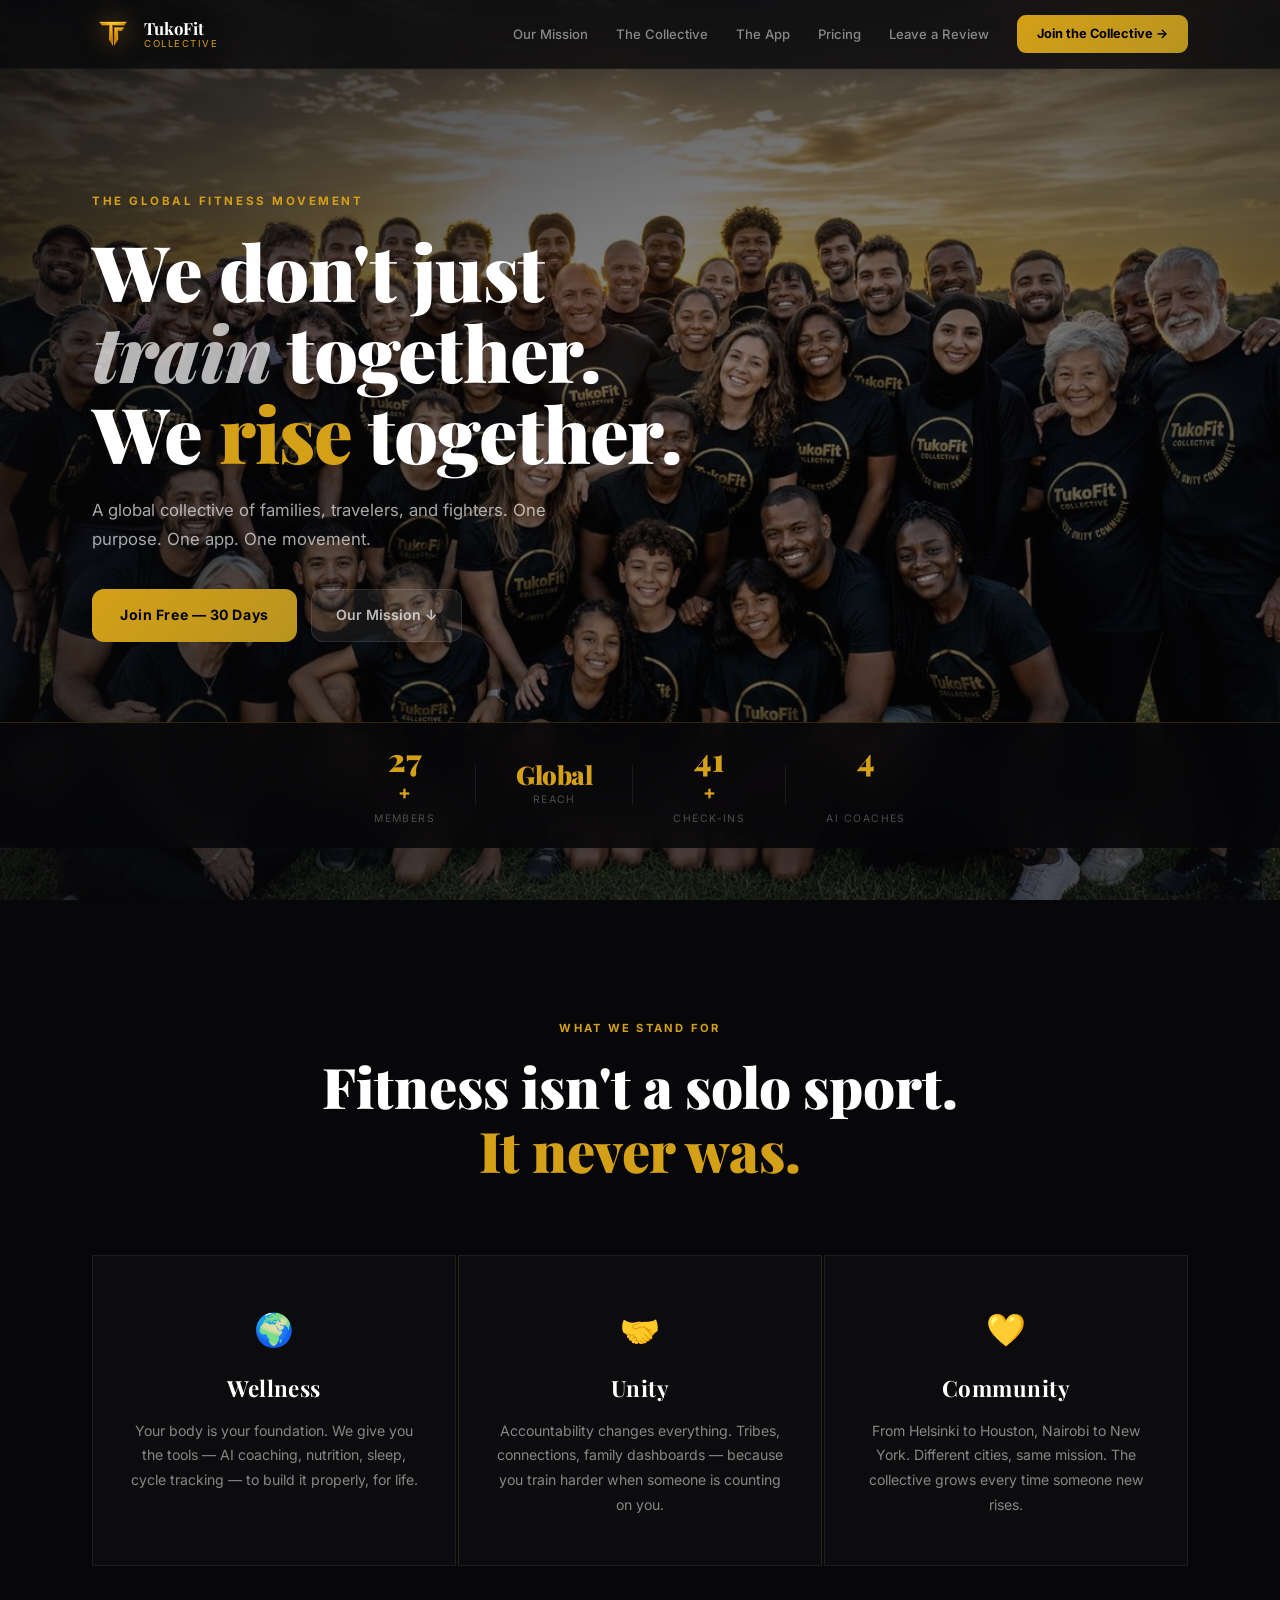
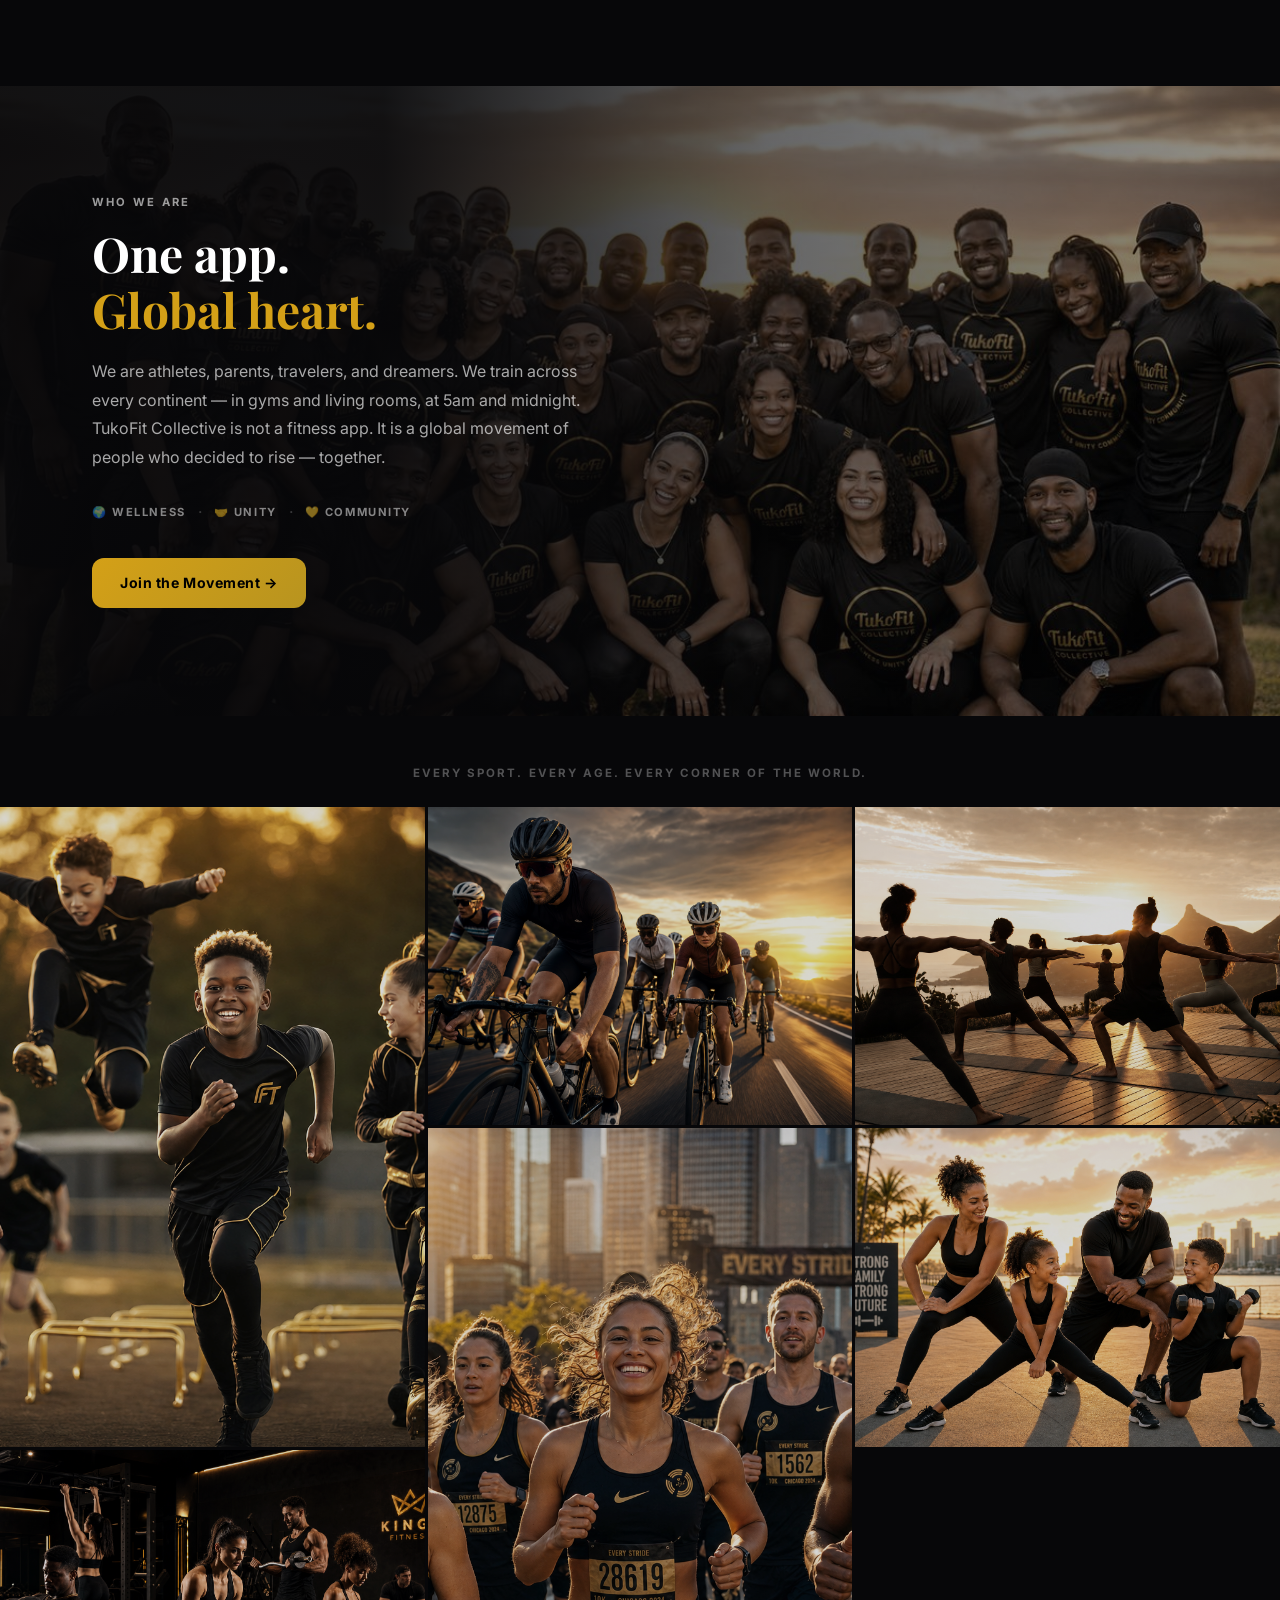
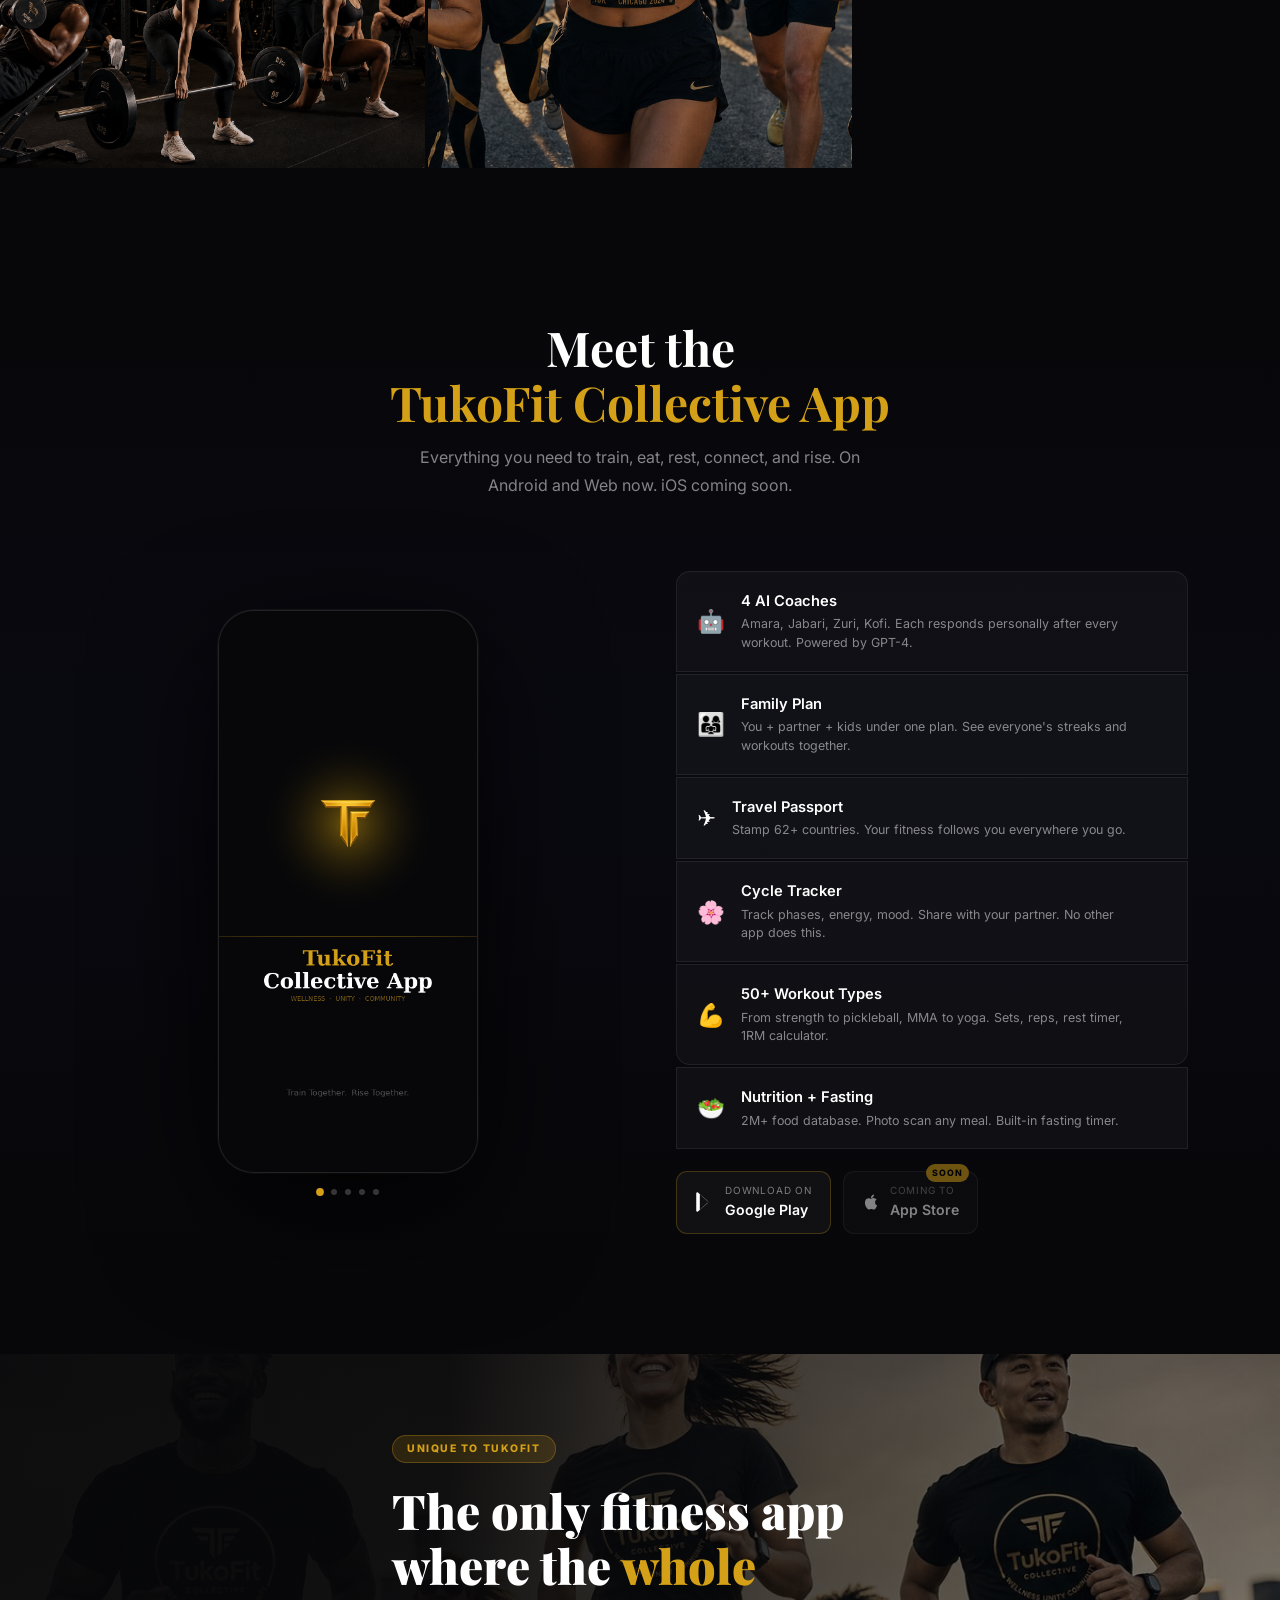
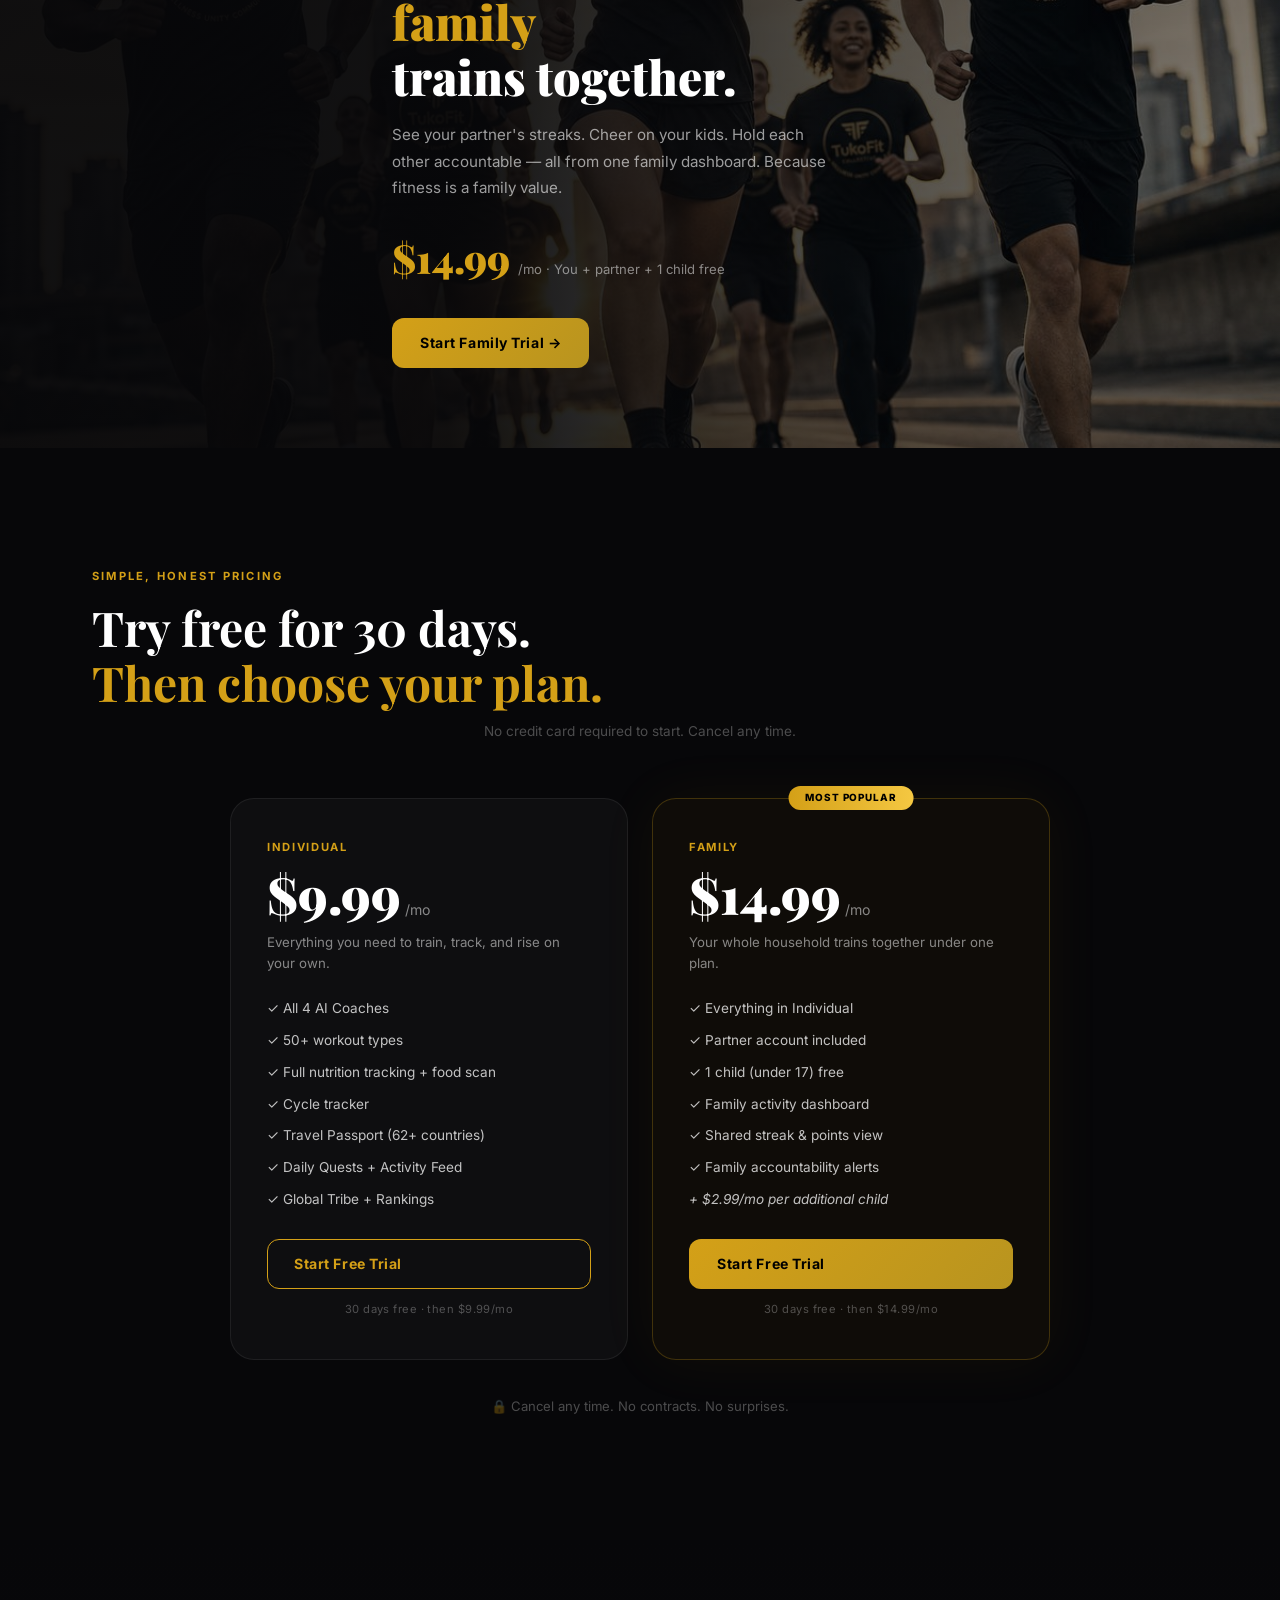
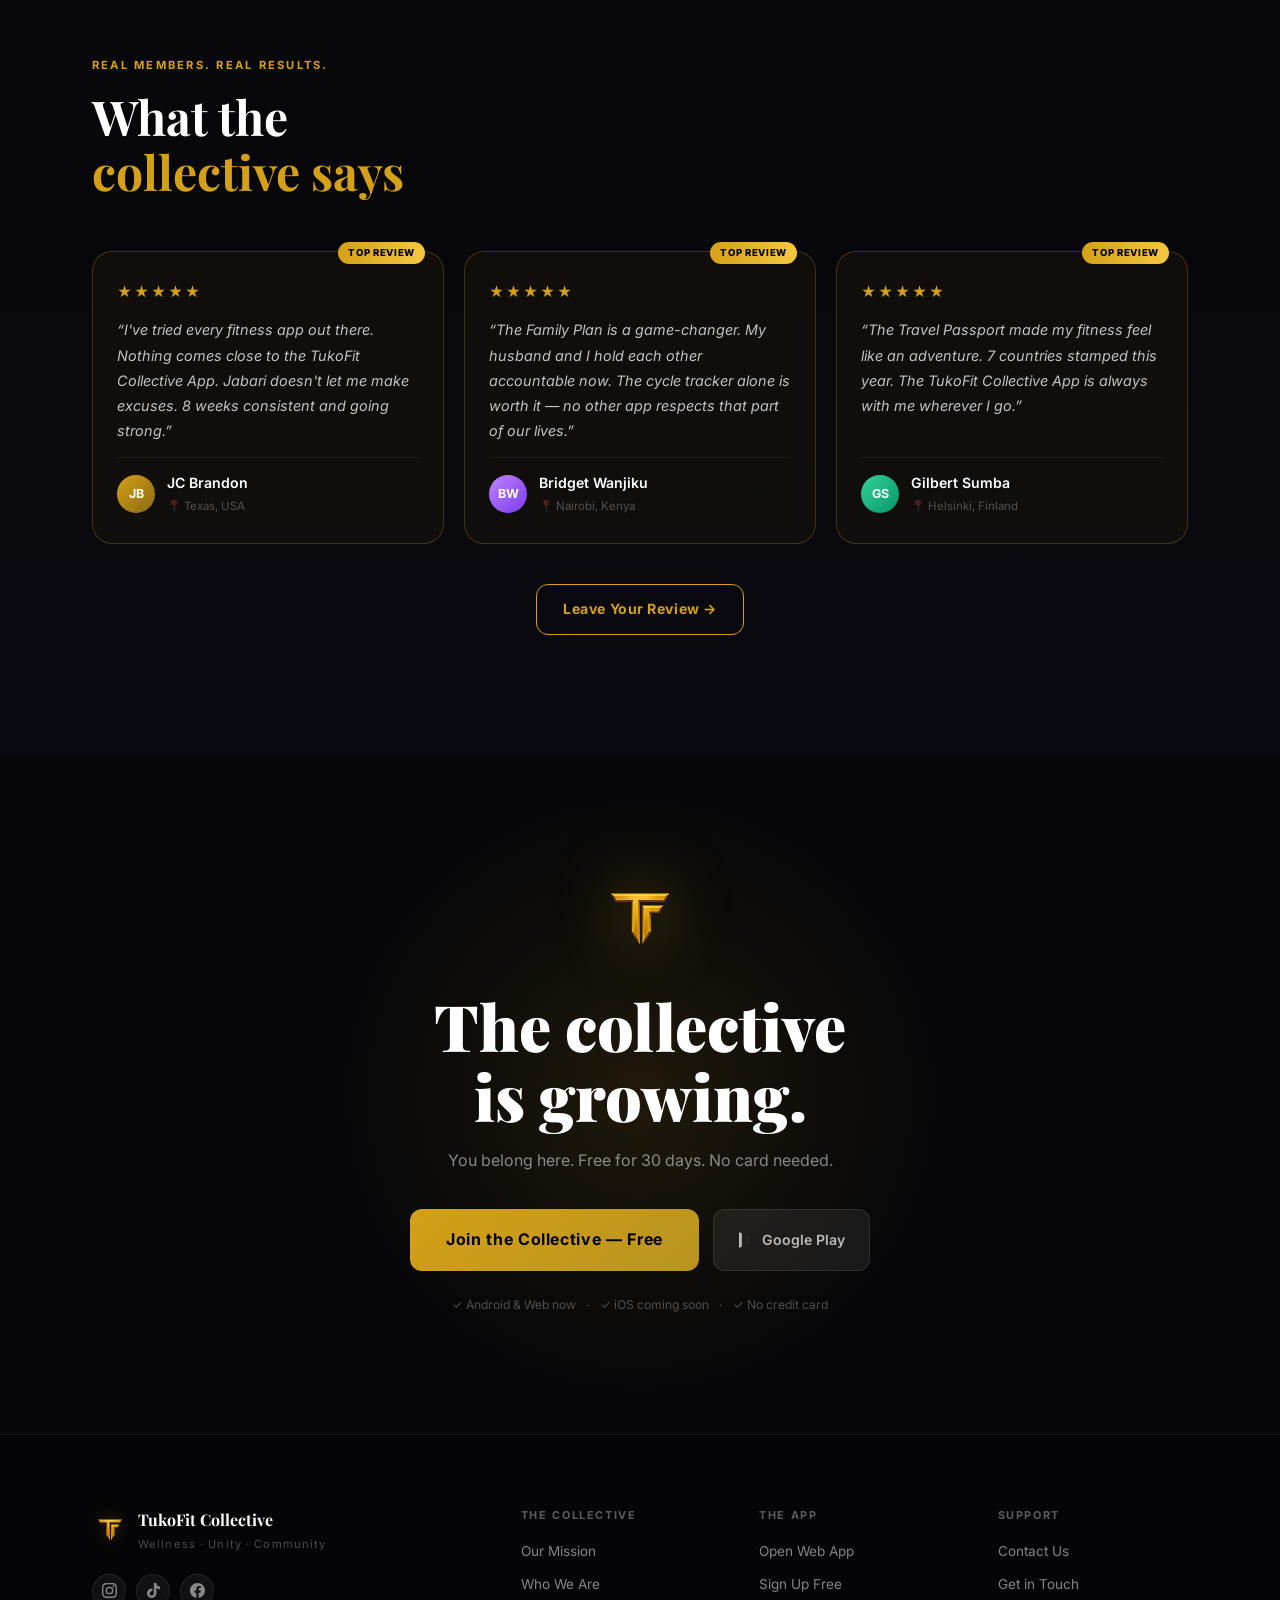
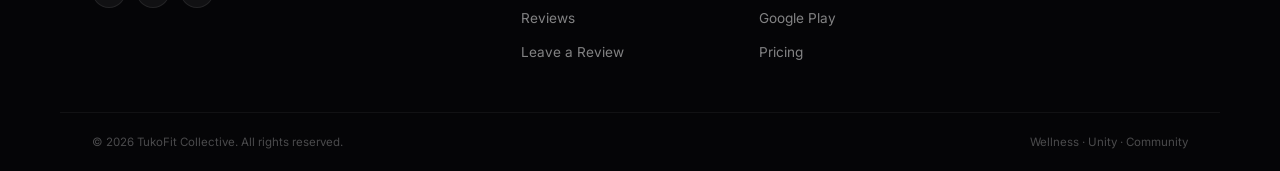
<file: index.html>
<!DOCTYPE html>
<html lang="en">
<head>
  <meta charset="UTF-8"/>
  <meta name="viewport" content="width=device-width, initial-scale=1.0"/>
  <title>TukoFit Collective — Train Together. Rise Together.</title>
  <meta name="description" content="TukoFit Collective is a global fitness movement built on wellness, unity, and community. AI coaching, family plans, travel passport, and more."/>
  <meta property="og:title" content="TukoFit Collective"/>
  <meta property="og:description" content="A global fitness movement. Train together. Rise together."/>
  <meta property="og:image" content="https://tukofit.com/hero-global.jpg"/>
  <link rel="icon" type="image/png" href="tf-symbol-hq.png"/>
  <link rel="preconnect" href="https://fonts.googleapis.com"/>
  <link rel="preconnect" href="https://fonts.gstatic.com" crossorigin/>
  <link href="https://fonts.googleapis.com/css2?family=Playfair+Display:ital,wght@0,700;0,900;1,700&family=Inter:wght@300;400;500;600&display=swap" rel="stylesheet"/>
  <link rel="stylesheet" href="style.css"/>
</head>
<body>

<!-- ═══ NAV ═══════════════════════════════════════════════════════════ -->
<nav class="nav" id="nav">
  <div class="nav-inner">
    <a href="/" class="nav-logo">
      <img src="tf-symbol-hq.png" alt="TukoFit" class="nav-logo-img"/>
      <div class="nav-logo-text">
        <span class="nav-name">TukoFit</span>
        <span class="nav-sub">Collective</span>
      </div>
    </a>
    <div class="nav-links">
      <a href="#manifesto">Our Mission</a>
      <a href="#collective">The Collective</a>
      <a href="#app">The App</a>
      <a href="#pricing">Pricing</a>
      <a href="https://app.tukofit.com/#review" target="_blank" rel="noopener">Leave a Review</a>
      <a href="https://app.tukofit.com" class="nav-cta" target="_blank" rel="noopener">Join the Collective →</a>
    </div>
    <button class="hamburger" id="hamburger" aria-label="Menu" aria-expanded="false">
      <span></span><span></span><span></span>
    </button>
  </div>
  <div class="nav-mobile" id="nav-mobile">
    <a href="#manifesto">Our Mission</a>
    <a href="#collective">The Collective</a>
    <a href="#app">The App</a>
    <a href="#pricing">Pricing</a>
    <a href="https://app.tukofit.com/#review" target="_blank" rel="noopener">Leave a Review</a>
    <a href="https://app.tukofit.com" class="nav-cta-mobile" target="_blank" rel="noopener">Join the Collective →</a>
  </div>
</nav>

<!-- ═══ HERO ══════════════════════════════════════════════════════════ -->
<section class="hero">
  <div class="hero-bg">
    <img src="hero-global.jpg" alt="" class="hero-photo" aria-hidden="true"/>
    <div class="hero-overlay"></div>
    <div class="hero-vignette"></div>
  </div>
  <div class="hero-inner">
    <div class="hero-content">
      <div class="hero-eyebrow">The Global Fitness Movement</div>
      <h1 class="hero-title">
        We don't just<br/>
        <em>train</em> together.<br/>
        We <span class="gold">rise</span> together.
      </h1>
      <p class="hero-body">A global collective of families, travelers, and fighters. One purpose. One app. One movement.</p>
      <div class="hero-actions">
        <a href="https://app.tukofit.com/#signup" class="btn-gold" target="_blank" rel="noopener">Join Free — 30 Days</a>
        <a href="#manifesto" class="btn-ghost">Our Mission ↓</a>
      </div>
    </div>
  </div>
  <div class="hero-stats-bar">
    <div class="stat-item">
      <span class="stat-num" data-target="27">0</span><span class="stat-plus">+</span>
      <span class="stat-label">Members</span>
    </div>
    <div class="stat-sep"></div>
    <div class="stat-item">
      <span class="stat-num" style="font-size:1.6rem;letter-spacing:-0.02em">Global</span>
      <span class="stat-label">Reach</span>
    </div>
    <div class="stat-sep"></div>
    <div class="stat-item">
      <span class="stat-num" data-target="41">0</span><span class="stat-plus">+</span>
      <span class="stat-label">Check-ins</span>
    </div>
    <div class="stat-sep"></div>
    <div class="stat-item">
      <span class="stat-num" data-target="4">0</span><span class="stat-plus">&nbsp;</span>
      <span class="stat-label">AI Coaches</span>
    </div>
  </div>
</section>

<!-- ═══ MANIFESTO ═════════════════════════════════════════════════════ -->
<section class="manifesto" id="manifesto">
  <div class="manifesto-inner">
    <div class="manifesto-label">What we stand for</div>
    <h2 class="manifesto-title">Fitness isn't a solo sport.<br/><span class="gold">It never was.</span></h2>
    <div class="pillars">
      <div class="pillar">
        <div class="pillar-icon">🌍</div>
        <div class="pillar-word">Wellness</div>
        <p class="pillar-desc">Your body is your foundation. We give you the tools — AI coaching, nutrition, sleep, cycle tracking — to build it properly, for life.</p>
      </div>
      <div class="pillar pillar-center">
        <div class="pillar-icon">🤝</div>
        <div class="pillar-word">Unity</div>
        <p class="pillar-desc">Accountability changes everything. Tribes, connections, family dashboards — because you train harder when someone is counting on you.</p>
      </div>
      <div class="pillar">
        <div class="pillar-icon">💛</div>
        <div class="pillar-word">Community</div>
        <p class="pillar-desc">From Helsinki to Houston, Nairobi to New York. Different cities, same mission. The collective grows every time someone new rises.</p>
      </div>
    </div>
  </div>
</section>

<!-- ═══ COLLECTIVE (WHO WE ARE) ═══════════════════════════════════════ -->
<section class="collective" id="collective">
  <div class="collective-bg">
    <img src="hero-community.jpg" alt="TukoFit Collective" class="collective-photo"/>
    <div class="collective-overlay"></div>
  </div>
  <div class="collective-inner">
    <div class="collective-text">
      <div class="section-label light">Who we are</div>
      <h2 class="section-title light">One app.<br/><span class="gold">Global heart.</span></h2>
      <p class="collective-desc">We are athletes, parents, travelers, and dreamers. We train across every continent — in gyms and living rooms, at 5am and midnight. TukoFit Collective is not a fitness app. It is a global movement of people who decided to rise — together.</p>
      <div class="values-row">
        <div class="value-chip">🌍 WELLNESS</div>
        <div class="value-dot">·</div>
        <div class="value-chip">🤝 UNITY</div>
        <div class="value-dot">·</div>
        <div class="value-chip">💛 COMMUNITY</div>
      </div>
      <a href="https://app.tukofit.com/#signup" class="btn-gold" target="_blank" rel="noopener" style="display:inline-block;margin-top:32px;">Join the Movement →</a>
    </div>
  </div>
</section>

<!-- ═══ THE APP ════════════════════════════════════════════════════════ -->
<!-- ═══ GALLERY ════════════════════════════════════════════════════════ -->
<section class="gallery">
  <div class="gallery-label">Every sport. Every age. Every corner of the world.</div>
  <div class="gallery-grid">
    <div class="gallery-item gallery-tall">
      <img src="gallery-kids.png" alt="Kids fitness" loading="lazy"/>
      <div class="gallery-caption">Next Generation</div>
    </div>
    <div class="gallery-item">
      <img src="gallery-cycling.png" alt="Cycling" loading="lazy"/>
      <div class="gallery-caption">Road Cycling</div>
    </div>
    <div class="gallery-item">
      <img src="gallery-yoga.png" alt="Yoga" loading="lazy"/>
      <div class="gallery-caption">Wellness &amp; Yoga</div>
    </div>
    <div class="gallery-item gallery-tall">
      <img src="gallery-running.png" alt="Running" loading="lazy"/>
      <div class="gallery-caption">Global Runners</div>
    </div>
    <div class="gallery-item">
      <img src="gallery-family.png" alt="Family fitness" loading="lazy"/>
      <div class="gallery-caption">Family Strong</div>
    </div>
    <div class="gallery-item">
      <img src="gallery-strength.png" alt="Strength" loading="lazy"/>
      <div class="gallery-caption">Strength</div>
    </div>
  </div>
</section>

<section class="app-section" id="app">
  <div class="section-inner">
    <div class="app-header">
      <div class="section-label">Your training OS</div>
      <h2 class="section-title">Meet the<br/><span class="gold">TukoFit Collective App</span></h2>
      <p class="app-subtitle">Everything you need to train, eat, rest, connect, and rise. On Android and Web now. iOS coming soon.</p>
    </div>
    <div class="app-layout">
      <!-- Phone carousel -->
      <div class="app-phone-wrap">
        <div class="app-phone">
          <div class="phone-screen">
            <img src="screenshot_01_hero.png" alt="TukoFit App" class="phone-img" id="phone-img"/>
          </div>
          <div class="phone-dots" id="phone-dots">
            <button class="dot active" data-img="screenshot_01_hero.png"></button>
            <button class="dot" data-img="screenshot_03_coaches.png"></button>
            <button class="dot" data-img="screenshot_05_quests.png"></button>
            <button class="dot" data-img="screenshot_07_passport.png"></button>
            <button class="dot" data-img="screenshot_08_family.png"></button>
          </div>
        </div>
      </div>
      <!-- Feature list -->
      <div class="app-features">
        <div class="app-feature" data-modal="ai-coaches">
          <div class="af-icon">🤖</div>
          <div class="af-text">
            <div class="af-title">4 AI Coaches</div>
            <div class="af-desc">Amara, Jabari, Zuri, Kofi. Each responds personally after every workout. Powered by GPT-4.</div>
          </div>
          <span class="af-arrow">→</span>
        </div>
        <div class="app-feature" data-modal="family">
          <div class="af-icon">👨‍👩‍👧</div>
          <div class="af-text">
            <div class="af-title">Family Plan</div>
            <div class="af-desc">You + partner + kids under one plan. See everyone's streaks and workouts together.</div>
          </div>
          <span class="af-arrow">→</span>
        </div>
        <div class="app-feature" data-modal="passport">
          <div class="af-icon">✈️</div>
          <div class="af-text">
            <div class="af-title">Travel Passport</div>
            <div class="af-desc">Stamp 62+ countries. Your fitness follows you everywhere you go.</div>
          </div>
          <span class="af-arrow">→</span>
        </div>
        <div class="app-feature" data-modal="cycle">
          <div class="af-icon">🌸</div>
          <div class="af-text">
            <div class="af-title">Cycle Tracker</div>
            <div class="af-desc">Track phases, energy, mood. Share with your partner. No other app does this.</div>
          </div>
          <span class="af-arrow">→</span>
        </div>
        <div class="app-feature" data-modal="workouts">
          <div class="af-icon">💪</div>
          <div class="af-text">
            <div class="af-title">50+ Workout Types</div>
            <div class="af-desc">From strength to pickleball, MMA to yoga. Sets, reps, rest timer, 1RM calculator.</div>
          </div>
          <span class="af-arrow">→</span>
        </div>
        <div class="app-feature" data-modal="nutrition">
          <div class="af-icon">🥗</div>
          <div class="af-text">
            <div class="af-title">Nutrition + Fasting</div>
            <div class="af-desc">2M+ food database. Photo scan any meal. Built-in fasting timer.</div>
          </div>
          <span class="af-arrow">→</span>
        </div>
        <!-- Download badges -->
        <div class="app-badges">
          <a href="https://play.google.com/store/apps/details?id=com.tukofit.collective" class="badge-link badge-android" target="_blank" rel="noopener">
            <svg width="20" height="20" viewBox="0 0 24 24" fill="currentColor"><path d="M3.18 23.77A1.5 1.5 0 0 1 1.5 22.5V1.5A1.5 1.5 0 0 1 3.18.23l11.7 10.28a2 2 0 0 1 0 3L3.18 23.77zm2.6-21.14v18.74L16.1 12 5.78 2.63z"/></svg>
            <div><div class="badge-sub">Download on</div><div class="badge-name">Google Play</div></div>
          </a>
          <div class="badge-link badge-ios-soon">
            <svg width="18" height="18" viewBox="0 0 24 24" fill="currentColor"><path d="M18.71 19.5c-.83 1.24-1.71 2.45-3.05 2.47-1.34.03-1.77-.79-3.29-.79-1.53 0-2 .77-3.27.82-1.31.05-2.3-1.32-3.14-2.53C4.25 17 2.94 12.45 4.7 9.39c.87-1.52 2.43-2.48 4.12-2.51 1.28-.02 2.5.87 3.29.87.78 0 2.26-1.07 3.8-.91.65.03 2.47.26 3.64 1.98-.09.06-2.17 1.28-2.15 3.81.03 3.02 2.65 4.03 2.68 4.04-.03.07-.42 1.44-1.38 2.83M13 3.5c.73-.83 1.94-1.46 2.94-1.5.13 1.17-.34 2.35-1.04 3.19-.69.85-1.83 1.51-2.95 1.42-.15-1.15.41-2.35 1.05-3.11z"/></svg>
            <div><div class="badge-sub">Coming to</div><div class="badge-name">App Store</div></div>
            <span class="soon-tag">Soon</span>
          </div>
        </div>
      </div>
    </div>
  </div>
</section>

<!-- ═══ FAMILY ════════════════════════════════════════════════════════ -->
<section class="family-section">
  <div class="family-bg">
    <img src="hero-action.jpg" alt="TukoFit Family" class="family-photo"/>
    <div class="family-overlay"></div>
  </div>
  <div class="family-inner">
    <div class="family-tag">Unique to TukoFit</div>
    <h2 class="family-title">The only fitness app<br/>where the <span class="gold">whole family</span><br/>trains together.</h2>
    <p class="family-desc">See your partner's streaks. Cheer on your kids. Hold each other accountable — all from one family dashboard. Because fitness is a family value.</p>
    <div class="family-price">
      <span class="price-amount">$14.99</span>
      <span class="price-detail">/mo · You + partner + 1 child free</span>
    </div>
    <a href="https://app.tukofit.com/#signup" class="btn-gold" target="_blank" rel="noopener">Start Family Trial →</a>
  </div>
</section>

<!-- ═══ PRICING ════════════════════════════════════════════════════════ -->
<section class="pricing" id="pricing">
  <div class="section-inner">
    <div class="section-label">Simple, honest pricing</div>
    <h2 class="section-title">Try free for 30 days.<br/><span class="gold">Then choose your plan.</span></h2>
    <p class="pricing-note">No credit card required to start. Cancel any time.</p>
    <div class="pricing-grid">
      <div class="pricing-card">
        <div class="pricing-tier">Individual</div>
        <div class="pricing-price"><span class="price-big">$9.99</span><span class="price-mo">/mo</span></div>
        <p class="pricing-desc">Everything you need to train, track, and rise on your own.</p>
        <ul class="pricing-list">
          <li>✓ All 4 AI Coaches</li>
          <li>✓ 50+ workout types</li>
          <li>✓ Full nutrition tracking + food scan</li>
          <li>✓ Cycle tracker</li>
          <li>✓ Travel Passport (62+ countries)</li>
          <li>✓ Daily Quests + Activity Feed</li>
          <li>✓ Global Tribe + Rankings</li>
        </ul>
        <a href="https://app.tukofit.com/#signup" class="btn-outline-gold" target="_blank" rel="noopener">Start Free Trial</a>
        <div class="pricing-fine">30 days free · then $9.99/mo</div>
      </div>
      <div class="pricing-card pricing-featured-card">
        <div class="pricing-popular-tag">Most Popular</div>
        <div class="pricing-tier">Family</div>
        <div class="pricing-price"><span class="price-big">$14.99</span><span class="price-mo">/mo</span></div>
        <p class="pricing-desc">Your whole household trains together under one plan.</p>
        <ul class="pricing-list">
          <li>✓ Everything in Individual</li>
          <li>✓ Partner account included</li>
          <li>✓ 1 child (under 17) free</li>
          <li>✓ Family activity dashboard</li>
          <li>✓ Shared streak & points view</li>
          <li>✓ Family accountability alerts</li>
          <li class="pricing-extra">+ $2.99/mo per additional child</li>
        </ul>
        <a href="https://app.tukofit.com/#signup" class="btn-gold" target="_blank" rel="noopener">Start Free Trial</a>
        <div class="pricing-fine">30 days free · then $14.99/mo</div>
      </div>
    </div>
    <div class="pricing-guarantee">🔒 Cancel any time. No contracts. No surprises.</div>
  </div>
</section>

<!-- ═══ REVIEWS ════════════════════════════════════════════════════════ -->
<section class="reviews" id="reviews">
  <div class="section-inner">
    <div class="section-label">Real members. Real results.</div>
    <h2 class="section-title">What the<br/><span class="gold">collective says</span></h2>
    <div class="reviews-grid" id="reviews-grid">
      <!-- Populated by JS — live from API or fallback -->
    </div>
    <div class="review-cta-wrap">
      <a href="https://app.tukofit.com/#review" class="btn-outline-gold" target="_blank" rel="noopener">Leave Your Review →</a>
    </div>
  </div>
</section>

<!-- ═══ FINAL CTA ══════════════════════════════════════════════════════ -->
<section class="final-cta">
  <div class="cta-bg-glow"></div>
  <div class="cta-inner">
    <img src="tf-symbol-hq.png" alt="TukoFit" class="cta-logo"/>
    <h2 class="cta-title">The collective<br/>is growing.</h2>
    <p class="cta-sub">You belong here. Free for 30 days. No card needed.</p>
    <div class="cta-buttons">
      <a href="https://app.tukofit.com/#signup" class="btn-gold btn-large" target="_blank" rel="noopener">Join the Collective — Free</a>
      <a href="https://play.google.com/store/apps/details?id=com.tukofit.collective" class="btn-ghost" target="_blank" rel="noopener">
        <svg width="16" height="16" viewBox="0 0 24 24" fill="currentColor"><path d="M3.18 23.77A1.5 1.5 0 0 1 1.5 22.5V1.5A1.5 1.5 0 0 1 3.18.23l11.7 10.28a2 2 0 0 1 0 3L3.18 23.77zm2.6-21.14v18.74L16.1 12 5.78 2.63z"/></svg>
        Google Play
      </a>
    </div>
    <div class="cta-badges-row">
      <span>✓ Android & Web now</span>
      <span>·</span>
      <span>✓ iOS coming soon</span>
      <span>·</span>
      <span>✓ No credit card</span>
    </div>
  </div>
</section>

<!-- ═══ FOOTER ════════════════════════════════════════════════════════ -->
<footer class="footer">
  <div class="footer-inner">
    <div class="footer-brand">
      <div class="footer-logo-row">
        <img src="tf-symbol-hq.png" alt="TukoFit" class="footer-logo-img"/>
        <div>
          <div class="footer-brand-name">TukoFit Collective</div>
          <div class="footer-tagline">Wellness · Unity · Community</div>
        </div>
      </div>
      <div class="footer-social">
        <a href="https://www.instagram.com/tukofitcollective" class="social-icon" target="_blank" rel="noopener" aria-label="Instagram">
          <svg viewBox="0 0 24 24" fill="currentColor"><path d="M12 2.163c3.204 0 3.584.012 4.85.07 3.252.148 4.771 1.691 4.919 4.919.058 1.265.069 1.645.069 4.849 0 3.205-.012 3.584-.069 4.849-.149 3.225-1.664 4.771-4.919 4.919-1.266.058-1.644.07-4.85.07-3.204 0-3.584-.012-4.849-.07-3.26-.149-4.771-1.699-4.919-4.92-.058-1.265-.07-1.644-.07-4.849 0-3.204.013-3.583.07-4.849.149-3.227 1.664-4.771 4.919-4.919 1.266-.057 1.645-.069 4.849-.069zM12 0C8.741 0 8.333.014 7.053.072 2.695.272.273 2.69.073 7.052.014 8.333 0 8.741 0 12c0 3.259.014 3.668.072 4.948.2 4.358 2.618 6.78 6.98 6.98C8.333 23.986 8.741 24 12 24c3.259 0 3.668-.014 4.948-.072 4.354-.2 6.782-2.618 6.979-6.98.059-1.28.073-1.689.073-4.948 0-3.259-.014-3.667-.072-4.947-.196-4.354-2.617-6.78-6.979-6.98C15.668.014 15.259 0 12 0zm0 5.838a6.162 6.162 0 1 0 0 12.324 6.162 6.162 0 0 0 0-12.324zM12 16a4 4 0 1 1 0-8 4 4 0 0 1 0 8zm6.406-11.845a1.44 1.44 0 1 0 0 2.881 1.44 1.44 0 0 0 0-2.881z"/></svg>
        </a>
        <a href="https://www.tiktok.com/@tukofitcollective" class="social-icon" target="_blank" rel="noopener" aria-label="TikTok">
          <svg viewBox="0 0 24 24" fill="currentColor"><path d="M12.525.02c1.31-.02 2.61-.01 3.91-.02.08 1.53.63 3.09 1.75 4.17 1.12 1.11 2.7 1.62 4.24 1.79v4.03c-1.44-.05-2.89-.35-4.2-.97-.57-.26-1.1-.59-1.62-.93-.01 2.92.01 5.84-.02 8.75-.08 1.4-.54 2.79-1.35 3.94-1.31 1.92-3.58 3.17-5.91 3.21-1.43.08-2.86-.31-4.08-1.03-2.02-1.19-3.44-3.37-3.65-5.71-.02-.5-.03-1-.01-1.49.18-1.9 1.12-3.72 2.58-4.96 1.66-1.44 3.98-2.13 6.15-1.72.02 1.48-.04 2.96-.04 4.44-.99-.32-2.15-.23-3.02.37-.63.41-1.11 1.04-1.36 1.75-.21.51-.15 1.07-.14 1.61.24 1.64 1.82 3.02 3.5 2.87 1.12-.01 2.19-.66 2.77-1.61.19-.33.4-.67.41-1.06.1-1.79.06-3.57.07-5.36.01-4.03-.01-8.05.02-12.07z"/></svg>
        </a>
        <a href="https://www.facebook.com/share/18zBoSkNhX/" class="social-icon" target="_blank" rel="noopener" aria-label="Facebook">
          <svg viewBox="0 0 24 24" fill="currentColor"><path d="M24 12.073c0-6.627-5.373-12-12-12s-12 5.373-12 12c0 5.99 4.388 10.954 10.125 11.854v-8.385H7.078v-3.47h3.047V9.43c0-3.007 1.792-4.669 4.533-4.669 1.312 0 2.686.235 2.686.235v2.953H15.83c-1.491 0-1.956.925-1.956 1.874v2.25h3.328l-.532 3.47h-2.796v8.385C19.612 23.027 24 18.062 24 12.073z"/></svg>
        </a>
      </div>
    </div>
    <div class="footer-links-col">
      <div class="footer-col-title">The Collective</div>
      <a href="#manifesto">Our Mission</a>
      <a href="#collective">Who We Are</a>
      <a href="#reviews">Reviews</a>
      <a href="https://app.tukofit.com/#review" target="_blank" rel="noopener">Leave a Review</a>
    </div>
    <div class="footer-links-col">
      <div class="footer-col-title">The App</div>
      <a href="https://app.tukofit.com" target="_blank" rel="noopener">Open Web App</a>
      <a href="https://app.tukofit.com/#signup" target="_blank" rel="noopener">Sign Up Free</a>
      <a href="https://play.google.com/store/apps/details?id=com.tukofit.collective" target="_blank" rel="noopener">Google Play</a>
      <a href="#pricing">Pricing</a>
    </div>
    <div class="footer-links-col">
      <div class="footer-col-title">Support</div>
      <a href="mailto:support@tukofit.com">Contact Us</a>
      <a href="https://app.tukofit.com/#contact" target="_blank" rel="noopener">Get in Touch</a>
    </div>
  </div>
  <div class="footer-bottom">
    <div class="footer-copy">© 2026 TukoFit Collective. All rights reserved.</div>
    <div class="footer-copy">Wellness · Unity · Community</div>
  </div>
</footer>

<!-- ═══ FEATURE MODALS ════════════════════════════════════════════════ -->
<div class="modal-overlay" id="modal-overlay" role="dialog" aria-modal="true">
  <div class="modal-box">
    <button class="modal-close" id="modal-close" aria-label="Close">✕</button>
    <div class="modal-icon" id="modal-icon"></div>
    <h3 class="modal-title" id="modal-title"></h3>
    <div class="modal-body" id="modal-body"></div>
    <a href="https://app.tukofit.com/#signup" class="btn-gold" target="_blank" rel="noopener" style="display:inline-block;margin-top:24px;">Try it Free →</a>
  </div>
</div>

<script src="app.js"></script>
</body>
</html>
</file>
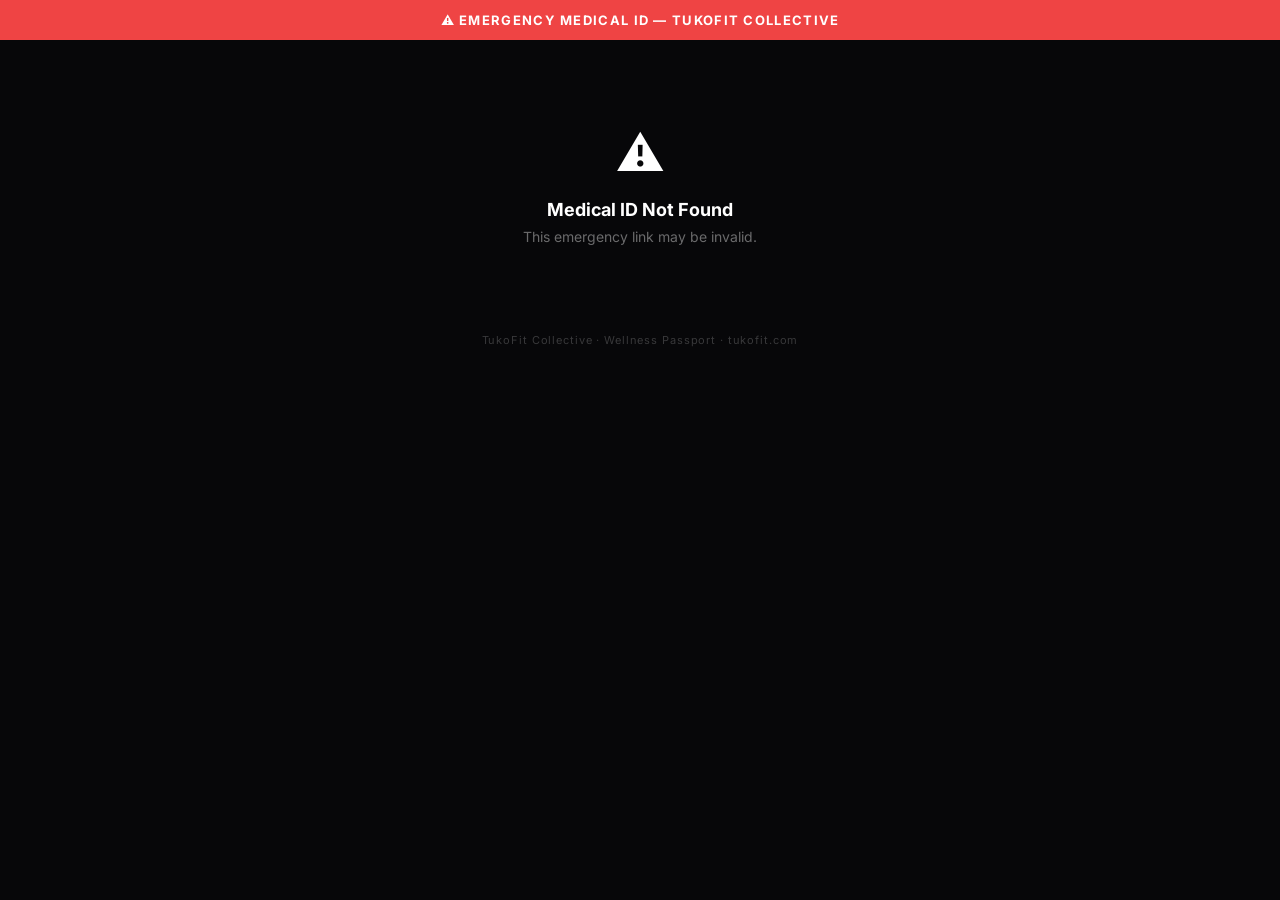
<file: e/index.html>
<!DOCTYPE html>
<html lang="en">
<head>
  <meta charset="UTF-8"/>
  <meta name="viewport" content="width=device-width, initial-scale=1.0"/>
  <title>TukoFit Emergency Medical ID</title>
  <link rel="preconnect" href="https://fonts.googleapis.com"/>
  <link href="https://fonts.googleapis.com/css2?family=Inter:wght@400;600;700&display=swap" rel="stylesheet"/>
  <style>
    *,*::before,*::after{box-sizing:border-box;margin:0;padding:0}
    body{background:#070709;color:#fff;font-family:'Inter',sans-serif;min-height:100vh;padding:24px 16px 40px}
    .top-bar{background:#EF4444;color:#fff;text-align:center;padding:12px;font-size:13px;font-weight:700;letter-spacing:0.1em;margin:-24px -16px 24px;text-transform:uppercase}
    .card{background:rgba(255,255,255,0.04);border:1px solid rgba(255,255,255,0.08);border-radius:16px;padding:20px;margin-bottom:14px}
    .card-label{font-size:10px;font-weight:700;letter-spacing:0.18em;color:rgba(255,255,255,0.4);text-transform:uppercase;margin-bottom:8px}
    .card-value{font-size:15px;color:#fff;line-height:1.5;font-weight:500}
    .card-value.empty{color:rgba(255,255,255,0.25);font-style:italic;font-size:13px}
    .alert-card{background:rgba(239,68,68,0.1);border-color:rgba(239,68,68,0.3)}
    .name-block{display:flex;align-items:center;gap:16px;margin-bottom:24px}
    .avatar{width:64px;height:64px;border-radius:50%;background:rgba(212,160,23,0.2);border:2px solid #D4A017;display:flex;align-items:center;justify-content:center;font-size:24px;font-weight:700;color:#D4A017;flex-shrink:0;overflow:hidden}
    .avatar img{width:100%;height:100%;object-fit:cover}
    .name{font-size:22px;font-weight:700;color:#fff}
    .sub{font-size:13px;color:rgba(255,255,255,0.4);margin-top:2px}
    .blood{display:inline-block;background:#EF4444;color:#fff;font-size:22px;font-weight:900;padding:6px 20px;border-radius:10px;letter-spacing:0.05em}
    .call-btn{display:block;background:#22C55E;color:#fff;text-decoration:none;text-align:center;padding:16px;border-radius:14px;font-weight:700;font-size:15px;margin-top:8px}
    .footer{text-align:center;margin-top:28px;font-size:11px;color:rgba(255,255,255,0.2);letter-spacing:0.08em}
    .loading{text-align:center;padding:60px 20px;color:rgba(255,255,255,0.4)}
    .not-found{text-align:center;padding:60px 20px}
    .tag{display:inline-block;background:rgba(255,255,255,0.08);border-radius:6px;padding:3px 10px;font-size:12px;color:rgba(255,255,255,0.6);margin:2px}
  </style>
</head>
<body>
  <div class="top-bar">⚠️ Emergency Medical ID — TukoFit Collective</div>
  <div id="root"><div class="loading">Loading emergency information...</div></div>
  <div class="footer">TukoFit Collective · Wellness Passport · tukofit.com</div>

  <script>
    const code = window.location.pathname.split('/').filter(Boolean).pop();
    if (!code || code === 'e') {
      document.getElementById('root').innerHTML = '<div class="not-found"><div style="font-size:48px;margin-bottom:16px">🛂</div><div style="color:#fff;font-size:18px;font-weight:700">Invalid Emergency Link</div><div style="color:rgba(255,255,255,0.4);font-size:14px;margin-top:8px">This link may be expired or incorrect.</div></div>';
    } else {
      fetch('https://tukofit-collective.onrender.com/api/emergency/' + code)
        .then(r => r.json())
        .then(d => {
          if (d.error) throw new Error(d.error);
          const val = v => v ? `<span class="card-value">${v}</span>` : `<span class="card-value empty">Not provided</span>`;
          const tags = v => v ? v.split(',').map(t => `<span class="tag">${t.trim()}</span>`).join('') : `<span class="card-value empty">None listed</span>`;

          document.getElementById('root').innerHTML = `
            <div class="name-block">
              <div class="avatar">${d.photoUrl ? `<img src="${d.photoUrl}" alt=""/>` : (d.name||'?')[0].toUpperCase()}</div>
              <div>
                <div class="name">${d.name || 'Unknown'}</div>
                <div class="sub">${[d.nationality, d.country].filter(Boolean).join(' · ') || 'TukoFit Member'}</div>
              </div>
            </div>

            <div class="card alert-card">
              <div class="card-label">🩸 Blood Type</div>
              ${d.bloodType ? `<span class="blood">${d.bloodType}</span>` : `<span class="card-value empty">Not provided</span>`}
            </div>

            <div class="card alert-card">
              <div class="card-label">⚠️ Allergies</div>
              <div>${tags(d.allergies)}</div>
            </div>

            <div class="card">
              <div class="card-label">💊 Current Medications</div>
              ${val(d.medications)}
            </div>

            <div class="card">
              <div class="card-label">❤️ Medical Conditions</div>
              ${val(d.conditions)}
            </div>

            ${d.emergencyContactName ? `
            <div class="card">
              <div class="card-label">📞 Emergency Contact</div>
              <div class="card-value">${d.emergencyContactName}${d.emergencyContactRelation ? ` (${d.emergencyContactRelation})` : ''}</div>
              ${d.emergencyContactPhone ? `<a href="tel:${d.emergencyContactPhone}" class="call-btn">📞 Call ${d.emergencyContactName}</a>` : ''}
            </div>` : ''}

            ${d.doctorName || d.doctorPhone ? `
            <div class="card">
              <div class="card-label">🏥 Doctor / Hospital</div>
              <div class="card-value">${d.doctorName || ''}</div>
              ${d.doctorPhone ? `<a href="tel:${d.doctorPhone}" class="call-btn" style="background:#3B82F6;">📞 Call Doctor</a>` : ''}
            </div>` : ''}

            ${d.insuranceProvider ? `
            <div class="card">
              <div class="card-label">🪪 Insurance</div>
              ${val(d.insuranceProvider)}
            </div>` : ''}

            ${d.notes ? `
            <div class="card">
              <div class="card-label">📝 Important Notes</div>
              ${val(d.notes)}
            </div>` : ''}
          `;
        })
        .catch(() => {
          document.getElementById('root').innerHTML = '<div class="not-found"><div style="font-size:48px;margin-bottom:16px">⚠️</div><div style="color:#fff;font-size:18px;font-weight:700">Medical ID Not Found</div><div style="color:rgba(255,255,255,0.4);font-size:14px;margin-top:8px">This emergency link may be invalid.</div></div>';
        });
    }
  </script>
</body>
</html>
</file>
<file: style.css>
/* ── Reset & Base ───────────────────────────────────────────────────── */
*, *::before, *::after { box-sizing: border-box; margin: 0; padding: 0; }

:root {
  --gold: #D4A017;
  --gold-dark: #B8941F;
  --gold-light: #F5C842;
  --black: #070709;
  --surface: rgba(255,255,255,0.03);
  --border: rgba(255,255,255,0.07);
  --border-gold: rgba(212,160,23,0.25);
  --text: #ffffff;
  --text-muted: rgba(255,255,255,0.5);
  --text-faint: rgba(255,255,255,0.28);
  --max-w: 1160px;
  --serif: 'Playfair Display', Georgia, serif;
  --sans: 'Inter', system-ui, sans-serif;
}

html { scroll-behavior: smooth; }

body {
  background: var(--black);
  color: var(--text);
  font-family: var(--sans);
  font-weight: 400;
  line-height: 1.6;
  -webkit-font-smoothing: antialiased;
  overflow-x: hidden;
}

img { display: block; max-width: 100%; }
a { color: inherit; text-decoration: none; }

.gold { color: var(--gold); }

/* ── Shared ─────────────────────────────────────────────────────────── */
.section-inner {
  max-width: var(--max-w);
  margin: 0 auto;
  padding: 0 32px;
}

.section-label {
  font-size: 0.7rem;
  font-weight: 700;
  letter-spacing: 0.2em;
  text-transform: uppercase;
  color: var(--gold);
  margin-bottom: 14px;
}
.section-label.light { color: rgba(255,255,255,0.6); }

.section-title {
  font-family: var(--serif);
  font-size: clamp(2rem, 4vw, 3rem);
  font-weight: 700;
  line-height: 1.15;
  color: var(--text);
}

/* ── Buttons ─────────────────────────────────────────────────────────── */
.btn-gold {
  display: inline-flex;
  align-items: center;
  gap: 8px;
  background: linear-gradient(135deg, var(--gold), var(--gold-dark));
  color: #000;
  font-weight: 700;
  font-size: 0.88rem;
  letter-spacing: 0.04em;
  padding: 14px 28px;
  border-radius: 12px;
  border: none;
  cursor: pointer;
  transition: transform 0.2s, box-shadow 0.2s;
  text-decoration: none;
}
.btn-gold:hover { transform: translateY(-2px); box-shadow: 0 8px 32px rgba(212,160,23,0.35); }
.btn-gold.btn-large { padding: 18px 36px; font-size: 1rem; }

.btn-ghost {
  display: inline-flex;
  align-items: center;
  gap: 8px;
  background: rgba(255,255,255,0.07);
  color: rgba(255,255,255,0.7);
  font-weight: 600;
  font-size: 0.88rem;
  padding: 14px 24px;
  border-radius: 12px;
  border: 1px solid rgba(255,255,255,0.1);
  cursor: pointer;
  transition: all 0.2s;
  text-decoration: none;
}
.btn-ghost:hover { background: rgba(255,255,255,0.12); color: #fff; }

.btn-outline-gold {
  display: inline-flex;
  align-items: center;
  gap: 8px;
  background: transparent;
  color: var(--gold);
  font-weight: 700;
  font-size: 0.88rem;
  letter-spacing: 0.04em;
  padding: 13px 26px;
  border-radius: 12px;
  border: 1px solid var(--gold);
  cursor: pointer;
  transition: all 0.2s;
  text-decoration: none;
}
.btn-outline-gold:hover { background: rgba(212,160,23,0.1); }

/* ── Nav ─────────────────────────────────────────────────────────────── */
.nav {
  position: fixed; top: 0; left: 0; right: 0; z-index: 100;
  background: rgba(7,7,9,0.7);
  backdrop-filter: blur(24px);
  border-bottom: 1px solid rgba(255,255,255,0.04);
  transition: transform 0.3s ease, background 0.3s ease;
}
.nav.scrolled { background: rgba(7,7,9,0.95); border-color: rgba(255,255,255,0.06); }
.nav.hidden { transform: translateY(-100%); }

.nav-inner {
  max-width: var(--max-w);
  margin: 0 auto;
  padding: 0 32px;
  height: 68px;
  display: flex;
  align-items: center;
  justify-content: space-between;
}

.nav-logo {
  display: flex;
  align-items: center;
  gap: 10px;
  text-decoration: none;
  flex-shrink: 0;
}
.nav-logo-img {
  width: 42px; height: 42px;
  object-fit: contain;
  filter: drop-shadow(0 0 12px rgba(212,160,23,0.55));
}
.nav-logo-text { display: flex; flex-direction: column; line-height: 1; }
.nav-name { font-family: var(--serif); font-size: 1.05rem; font-weight: 700; color: #fff; }
.nav-sub { font-size: 0.6rem; letter-spacing: 0.16em; color: var(--gold); text-transform: uppercase; margin-top: 2px; }

.nav-links {
  display: flex;
  align-items: center;
  gap: 28px;
}
.nav-links a {
  font-size: 0.82rem;
  font-weight: 500;
  color: var(--text-muted);
  transition: color 0.2s;
}
.nav-links a:hover, .nav-links a.active-link { color: #fff; }
.nav-cta {
  background: linear-gradient(135deg, var(--gold), var(--gold-dark)) !important;
  color: #000 !important;
  font-weight: 700 !important;
  padding: 9px 20px;
  border-radius: 9px;
  font-size: 0.8rem !important;
  transition: transform 0.2s, box-shadow 0.2s !important;
}
.nav-cta:hover { transform: translateY(-1px); box-shadow: 0 4px 16px rgba(212,160,23,0.3); }

.hamburger {
  display: none;
  flex-direction: column;
  gap: 5px;
  background: none;
  border: none;
  cursor: pointer;
  padding: 4px;
}
.hamburger span {
  display: block;
  width: 22px; height: 2px;
  background: rgba(255,255,255,0.7);
  border-radius: 2px;
  transition: all 0.25s ease;
}
.hamburger.open span:nth-child(1) { transform: translateY(7px) rotate(45deg); }
.hamburger.open span:nth-child(2) { opacity: 0; }
.hamburger.open span:nth-child(3) { transform: translateY(-7px) rotate(-45deg); }

.nav-mobile {
  display: none;
  flex-direction: column;
  padding: 16px 32px 24px;
  gap: 14px;
  border-top: 1px solid rgba(255,255,255,0.06);
  background: rgba(7,7,9,0.97);
}
.nav-mobile.open { display: flex; }
.nav-mobile a { font-size: 1rem; color: var(--text-muted); font-weight: 500; }
.nav-mobile a:hover { color: #fff; }
.nav-cta-mobile {
  margin-top: 4px;
  background: linear-gradient(135deg, var(--gold), var(--gold-dark));
  color: #000 !important;
  font-weight: 700;
  padding: 12px 20px;
  border-radius: 10px;
  text-align: center;
}

/* ── Hero ─────────────────────────────────────────────────────────────── */
.hero {
  position: relative;
  min-height: 100vh;
  display: flex;
  flex-direction: column;
  justify-content: center;
}

.hero-bg {
  position: absolute;
  inset: 0;
  overflow: hidden;
}
.hero-photo {
  width: 100%; height: 100%;
  object-fit: cover;
  object-position: center 30%;
  filter: brightness(0.78) saturate(0.85);
}
.hero-overlay {
  position: absolute; inset: 0;
  background: linear-gradient(105deg, rgba(7,7,9,0.75) 0%, rgba(7,7,9,0.25) 55%, rgba(7,7,9,0.05) 100%);
}
.hero-vignette {
  position: absolute; inset: 0;
  background: radial-gradient(ellipse at 30% 50%, transparent 30%, rgba(7,7,9,0.6) 100%);
}

.hero-inner {
  position: relative;
  max-width: var(--max-w);
  margin: 0 auto;
  padding: 140px 32px 80px;
  width: 100%;
}

.hero-content { max-width: 620px; }

.hero-eyebrow {
  font-size: 0.72rem;
  font-weight: 700;
  letter-spacing: 0.22em;
  text-transform: uppercase;
  color: var(--gold);
  margin-bottom: 20px;
}

.hero-title {
  font-family: var(--serif);
  font-size: clamp(3rem, 6vw, 5.5rem);
  font-weight: 900;
  line-height: 1.05;
  letter-spacing: -0.01em;
  color: #fff;
  margin-bottom: 24px;
}
.hero-title em { font-style: italic; color: rgba(255,255,255,0.7); }

.hero-body {
  font-size: 1.05rem;
  color: rgba(255,255,255,0.65);
  line-height: 1.7;
  margin-bottom: 36px;
  max-width: 480px;
}

.hero-actions {
  display: flex;
  gap: 14px;
  flex-wrap: wrap;
}

.hero-stats-bar {
  position: relative;
  background: rgba(7,7,9,0.85);
  backdrop-filter: blur(20px);
  border-top: 1px solid rgba(212,160,23,0.2);
  display: flex;
  align-items: center;
  justify-content: center;
  gap: 0;
  padding: 20px 32px;
}
.stat-item {
  display: flex;
  flex-direction: column;
  align-items: center;
  padding: 0 40px;
}
.stat-num {
  font-family: var(--serif);
  font-size: 2rem;
  font-weight: 900;
  color: var(--gold);
  line-height: 1;
}
.stat-plus { font-size: 1.2rem; color: var(--gold); font-weight: 700; vertical-align: top; margin-top: 2px; }
.stat-label {
  font-size: 0.65rem;
  letter-spacing: 0.14em;
  text-transform: uppercase;
  color: var(--text-faint);
  margin-top: 4px;
}
.stat-sep { width: 1px; height: 40px; background: rgba(255,255,255,0.08); }

/* ── Manifesto ───────────────────────────────────────────────────────── */
.manifesto {
  padding: 120px 0;
  background: #070709;
}
.manifesto-inner {
  max-width: var(--max-w);
  margin: 0 auto;
  padding: 0 32px;
  text-align: center;
}
.manifesto-label {
  font-size: 0.7rem;
  font-weight: 700;
  letter-spacing: 0.2em;
  text-transform: uppercase;
  color: var(--gold);
  margin-bottom: 16px;
}
.manifesto-title {
  font-family: var(--serif);
  font-size: clamp(2.2rem, 4.5vw, 3.5rem);
  font-weight: 900;
  line-height: 1.15;
  margin-bottom: 72px;
}

.pillars {
  display: grid;
  grid-template-columns: repeat(3, 1fr);
  gap: 2px;
}
.pillar {
  padding: 48px 36px;
  background: rgba(255,255,255,0.02);
  border: 1px solid var(--border);
  transition: border-color 0.3s, background 0.3s;
}
.pillar:hover { border-color: var(--border-gold); background: rgba(212,160,23,0.03); }
.pillar-center {
  border-left-color: rgba(212,160,23,0.15);
  border-right-color: rgba(212,160,23,0.15);
}
.pillar-icon { font-size: 2rem; margin-bottom: 16px; }
.pillar-word {
  font-family: var(--serif);
  font-size: 1.4rem;
  font-weight: 700;
  color: #fff;
  margin-bottom: 12px;
  letter-spacing: 0.02em;
}
.pillar-desc {
  font-size: 0.88rem;
  color: var(--text-muted);
  line-height: 1.75;
}

/* ── Collective ──────────────────────────────────────────────────────── */
.collective {
  position: relative;
  min-height: 70vh;
  display: flex;
  align-items: center;
}
.collective-bg {
  position: absolute; inset: 0;
  overflow: hidden;
}
.collective-photo {
  width: 100%; height: 100%;
  object-fit: cover;
  object-position: center 40%;
  filter: brightness(0.65) saturate(0.75);
}
.collective-overlay {
  position: absolute; inset: 0;
  background: linear-gradient(90deg, rgba(7,7,9,0.92) 30%, rgba(7,7,9,0.4) 60%, rgba(7,7,9,0.1) 100%);
}
.collective-inner {
  position: relative;
  max-width: var(--max-w);
  margin: 0 auto;
  padding: 80px 32px;
  width: 100%;
}
.collective-text { max-width: 520px; }
.collective-desc {
  font-size: 1rem;
  color: rgba(255,255,255,0.65);
  line-height: 1.8;
  margin: 20px 0 28px;
}
.values-row {
  display: flex;
  align-items: center;
  gap: 12px;
  flex-wrap: wrap;
}
.value-chip {
  font-size: 0.7rem;
  font-weight: 700;
  letter-spacing: 0.14em;
  text-transform: uppercase;
  color: rgba(255,255,255,0.5);
}
.value-dot { color: rgba(255,255,255,0.2); }

/* ── App Section ─────────────────────────────────────────────────────── */
.app-section {
  padding: 120px 0;
  background: linear-gradient(180deg, #070709 0%, #090910 50%, #070709 100%);
}
.app-header { text-align: center; margin-bottom: 72px; }
.app-subtitle {
  font-size: 1rem;
  color: var(--text-muted);
  margin-top: 14px;
  max-width: 500px;
  margin-left: auto;
  margin-right: auto;
  line-height: 1.7;
}

.app-layout {
  display: grid;
  grid-template-columns: 1fr 1fr;
  gap: 72px;
  align-items: center;
}

/* Phone */
.app-phone-wrap { display: flex; justify-content: center; }
.app-phone {
  position: relative;
  width: 260px;
}
.phone-screen {
  background: #0a0a0c;
  border: 1px solid rgba(255,255,255,0.1);
  border-radius: 36px;
  overflow: hidden;
  box-shadow: 0 40px 120px rgba(0,0,0,0.8), 0 0 0 1px rgba(255,255,255,0.05);
  aspect-ratio: 9/19.5;
}
.phone-img {
  width: 100%; height: 100%;
  object-fit: cover;
  transition: opacity 0.22s ease, transform 0.22s ease;
}
.phone-dots {
  display: flex;
  justify-content: center;
  gap: 8px;
  margin-top: 16px;
}
.dot {
  width: 6px; height: 6px;
  border-radius: 50%;
  border: none;
  background: rgba(255,255,255,0.2);
  cursor: pointer;
  transition: all 0.2s;
  padding: 0;
}
.dot.active { background: var(--gold); transform: scale(1.3); }

/* Feature list */
.app-features { display: flex; flex-direction: column; gap: 2px; }

.app-feature {
  display: flex;
  align-items: center;
  gap: 16px;
  padding: 18px 20px;
  background: var(--surface);
  border: 1px solid var(--border);
  cursor: pointer;
  transition: all 0.2s;
  border-radius: 0;
}
.app-feature:first-child { border-radius: 14px 14px 0 0; }
.app-feature:nth-last-child(3) { border-radius: 0 0 14px 14px; }
.app-feature:hover { background: rgba(212,160,23,0.06); border-color: var(--border-gold); }

.af-icon { font-size: 1.4rem; flex-shrink: 0; }
.af-text { flex: 1; }
.af-title { font-size: 0.92rem; font-weight: 600; color: #fff; margin-bottom: 2px; }
.af-desc { font-size: 0.78rem; color: var(--text-muted); line-height: 1.5; }
.af-arrow { font-size: 0.9rem; color: var(--gold); opacity: 0; transition: opacity 0.2s; }
.app-feature:hover .af-arrow { opacity: 1; }

.app-badges {
  display: flex;
  gap: 12px;
  padding: 20px 0 0;
  flex-wrap: wrap;
}
.badge-link {
  display: flex;
  align-items: center;
  gap: 10px;
  padding: 11px 18px;
  border-radius: 11px;
  border: 1px solid rgba(255,255,255,0.1);
  background: rgba(255,255,255,0.04);
  text-decoration: none;
  color: #fff;
  transition: all 0.2s;
  position: relative;
}
.badge-link.badge-android { border-color: var(--border-gold); }
.badge-link.badge-android:hover { background: rgba(212,160,23,0.1); transform: translateY(-2px); }
.badge-link.badge-ios-soon { opacity: 0.5; cursor: default; }
.badge-link .badge-sub { font-size: 0.62rem; color: rgba(255,255,255,0.45); text-transform: uppercase; letter-spacing: 0.08em; }
.badge-link .badge-name { font-size: 0.88rem; font-weight: 600; }
.soon-tag {
  position: absolute; top: -8px; right: 8px;
  background: var(--gold); color: #000;
  font-size: 0.55rem; font-weight: 800;
  padding: 2px 6px; border-radius: 20px;
  letter-spacing: 0.1em; text-transform: uppercase;
}

/* ── Family Section ──────────────────────────────────────────────────── */
.family-section {
  position: relative;
  min-height: 65vh;
  display: flex;
  align-items: center;
}
.family-bg {
  position: absolute; inset: 0; overflow: hidden;
}
.family-photo {
  width: 100%; height: 100%;
  object-fit: cover;
  object-position: center 50%;
  filter: brightness(0.6) saturate(0.7);
}
.family-overlay {
  position: absolute; inset: 0;
  background: linear-gradient(90deg, rgba(7,7,9,0.93) 35%, rgba(7,7,9,0.5) 65%, rgba(7,7,9,0.15) 100%);
}
.family-inner {
  position: relative;
  max-width: var(--max-w);
  margin: 0 auto;
  padding: 80px 32px;
  max-width: 560px;
  width: 100%;
}
.family-tag {
  display: inline-block;
  font-size: 0.65rem; font-weight: 800;
  letter-spacing: 0.15em; text-transform: uppercase;
  background: rgba(212,160,23,0.15);
  border: 1px solid rgba(212,160,23,0.3);
  color: var(--gold);
  padding: 5px 14px; border-radius: 20px;
  margin-bottom: 20px;
}
.family-title {
  font-family: var(--serif);
  font-size: clamp(2rem, 4vw, 3rem);
  font-weight: 900;
  line-height: 1.15;
  margin-bottom: 18px;
}
.family-desc {
  font-size: 0.95rem;
  color: rgba(255,255,255,0.6);
  line-height: 1.75;
  margin-bottom: 24px;
  max-width: 440px;
}
.family-price {
  display: flex;
  align-items: baseline;
  gap: 8px;
  margin-bottom: 28px;
}
.price-amount {
  font-family: var(--serif);
  font-size: 2.5rem;
  font-weight: 900;
  color: var(--gold);
}
.price-detail { font-size: 0.82rem; color: var(--text-muted); }

/* ── Pricing ─────────────────────────────────────────────────────────── */
.pricing {
  padding: 120px 0;
  background: #070709;
}
.pricing-note {
  text-align: center;
  font-size: 0.85rem;
  color: var(--text-faint);
  margin-top: 10px;
  margin-bottom: 0;
}
.pricing-grid {
  display: grid;
  grid-template-columns: 1fr 1fr;
  gap: 24px;
  max-width: 820px;
  margin: 56px auto 0;
}
.pricing-card {
  background: var(--surface);
  border: 1px solid var(--border);
  border-radius: 24px;
  padding: 40px 36px;
  display: flex;
  flex-direction: column;
  position: relative;
  transition: border-color 0.25s, transform 0.25s;
}
.pricing-card:hover { border-color: var(--border-gold); transform: translateY(-4px); }
.pricing-featured-card {
  border-color: var(--border-gold);
  background: rgba(212,160,23,0.04);
  box-shadow: 0 0 60px rgba(212,160,23,0.06);
}
.pricing-popular-tag {
  position: absolute; top: -13px; left: 50%; transform: translateX(-50%);
  background: linear-gradient(90deg, var(--gold), var(--gold-light));
  color: #000; font-size: 0.62rem; font-weight: 800;
  padding: 4px 16px; border-radius: 20px;
  letter-spacing: 0.1em; text-transform: uppercase; white-space: nowrap;
}
.pricing-tier {
  font-size: 0.7rem; font-weight: 700; letter-spacing: 0.15em;
  text-transform: uppercase; color: var(--gold); margin-bottom: 12px;
}
.pricing-price {
  display: flex; align-items: baseline; gap: 4px; margin-bottom: 10px;
}
.price-big {
  font-family: var(--serif); font-size: 3.2rem; font-weight: 900;
  color: #fff; line-height: 1;
}
.price-mo { font-size: 0.88rem; color: var(--text-muted); }
.pricing-desc { font-size: 0.83rem; color: var(--text-muted); margin-bottom: 24px; line-height: 1.6; }
.pricing-list {
  list-style: none; display: flex; flex-direction: column; gap: 10px; margin-bottom: 28px;
}
.pricing-list li { font-size: 0.85rem; color: rgba(255,255,255,0.75); }
.pricing-extra { font-size: 0.78rem; color: rgba(212,160,23,0.7); font-style: italic; }
.pricing-fine {
  text-align: center; font-size: 0.7rem;
  color: var(--text-faint); margin-top: 12px; letter-spacing: 0.04em;
}
.pricing-guarantee {
  text-align: center; margin-top: 36px;
  font-size: 0.82rem; color: var(--text-faint);
}

/* ── Reviews ─────────────────────────────────────────────────────────── */
.reviews { padding: 120px 0; background: linear-gradient(180deg, #070709, #090910); }
.reviews .section-title { margin-bottom: 52px; }
.reviews .section-label { text-align: left; }
.reviews-grid {
  display: grid;
  grid-template-columns: repeat(3, 1fr);
  gap: 20px;
  margin-bottom: 40px;
}
.review-card {
  background: var(--surface);
  border: 1px solid var(--border);
  border-radius: 20px;
  padding: 28px 24px;
  display: flex; flex-direction: column; gap: 14px;
  position: relative;
  transition: border-color 0.25s, transform 0.25s;
}
.review-card:hover { border-color: var(--border-gold); transform: translateY(-3px); }
.review-featured { border-color: var(--border-gold); background: rgba(212,160,23,0.04); }
.review-badge {
  position: absolute; top: -10px; right: 18px;
  background: linear-gradient(90deg, var(--gold), var(--gold-light));
  color: #000; font-size: 0.6rem; font-weight: 800;
  padding: 3px 10px; border-radius: 20px;
  letter-spacing: 0.07em; text-transform: uppercase;
}
.review-stars { color: var(--gold); font-size: 0.9rem; letter-spacing: 2px; }
.review-text {
  font-size: 0.9rem; color: rgba(255,255,255,0.75);
  line-height: 1.75; font-style: italic; margin: 0;
}
.review-author {
  display: flex; align-items: center; gap: 12px;
  margin-top: auto; padding-top: 14px;
  border-top: 1px solid rgba(255,255,255,0.06);
}
.review-avatar {
  width: 38px; height: 38px; border-radius: 50%;
  display: flex; align-items: center; justify-content: center;
  font-weight: 700; font-size: 0.78rem; color: #fff; flex-shrink: 0;
}
.review-name { font-size: 0.88rem; font-weight: 600; color: #fff; }
.review-location { font-size: 0.72rem; color: var(--text-faint); margin-top: 2px; }
.review-cta-wrap { text-align: center; }

/* ── Final CTA ───────────────────────────────────────────────────────── */
.final-cta {
  position: relative;
  padding: 120px 32px;
  text-align: center;
  background: #070709;
  overflow: hidden;
}
.cta-bg-glow {
  position: absolute;
  width: 600px; height: 600px;
  top: 50%; left: 50%;
  transform: translate(-50%, -50%);
  border-radius: 50%;
  background: radial-gradient(circle at center, rgba(212,160,23,0.12) 0%, rgba(212,160,23,0.03) 45%, rgba(7,7,9,0) 70%);
  pointer-events: none;
}
.cta-inner { position: relative; max-width: 560px; margin: 0 auto; }
.cta-logo {
  width: 88px; height: 88px; object-fit: contain;
  filter: drop-shadow(0 0 32px rgba(212,160,23,0.6));
  margin: 0 auto 28px;
}
.cta-title {
  font-family: var(--serif);
  font-size: clamp(2.5rem, 5vw, 4rem);
  font-weight: 900; line-height: 1.1;
  margin-bottom: 16px;
}
.cta-sub { font-size: 1rem; color: var(--text-muted); margin-bottom: 36px; }
.cta-buttons { display: flex; gap: 14px; justify-content: center; flex-wrap: wrap; margin-bottom: 24px; }
.cta-badges-row {
  display: flex; gap: 10px; align-items: center; justify-content: center;
  flex-wrap: wrap; font-size: 0.76rem; color: var(--text-faint);
}

/* ── Footer ──────────────────────────────────────────────────────────── */
.footer {
  background: #050507;
  border-top: 1px solid rgba(255,255,255,0.05);
  padding: 72px 0 0;
}
.footer-inner {
  max-width: var(--max-w);
  margin: 0 auto;
  padding: 0 32px 48px;
  display: grid;
  grid-template-columns: 2fr 1fr 1fr 1fr;
  gap: 48px;
}
.footer-brand-name { font-family: var(--serif); font-size: 1rem; font-weight: 700; color: #fff; }
.footer-tagline { font-size: 0.7rem; color: var(--text-faint); letter-spacing: 0.1em; margin-top: 3px; }
.footer-logo-row { display: flex; align-items: center; gap: 10px; margin-bottom: 20px; }
.footer-logo-img { width: 36px; height: 36px; object-fit: contain; filter: drop-shadow(0 0 8px rgba(212,160,23,0.3)); }
.footer-social { display: flex; gap: 10px; }
.social-icon {
  width: 34px; height: 34px; border-radius: 50%;
  background: rgba(255,255,255,0.05);
  border: 1px solid rgba(255,255,255,0.08);
  display: flex; align-items: center; justify-content: center;
  color: var(--text-muted);
  transition: all 0.2s;
}
.social-icon svg { width: 15px; height: 15px; }
.social-icon:hover { background: rgba(212,160,23,0.15); border-color: var(--border-gold); color: var(--gold); }

.footer-links-col { display: flex; flex-direction: column; gap: 12px; }
.footer-col-title {
  font-size: 0.68rem; font-weight: 700; letter-spacing: 0.15em;
  text-transform: uppercase; color: rgba(255,255,255,0.35);
  margin-bottom: 4px;
}
.footer-links-col a { font-size: 0.85rem; color: var(--text-muted); transition: color 0.2s; }
.footer-links-col a:hover { color: #fff; }

.footer-bottom {
  border-top: 1px solid rgba(255,255,255,0.05);
  padding: 20px 32px;
  max-width: var(--max-w);
  margin: 0 auto;
  display: flex;
  justify-content: space-between;
  align-items: center;
  flex-wrap: wrap;
  gap: 8px;
}
.footer-copy { font-size: 0.72rem; color: var(--text-faint); }

/* ── Modal ───────────────────────────────────────────────────────────── */
.modal-overlay {
  position: fixed; inset: 0; z-index: 999;
  background: rgba(0,0,0,0.85);
  backdrop-filter: blur(16px);
  display: flex; align-items: center; justify-content: center;
  padding: 24px;
  opacity: 0; pointer-events: none;
  transition: opacity 0.25s;
}
.modal-overlay.open { opacity: 1; pointer-events: all; }
.modal-box {
  background: #0e0e12;
  border: 1px solid var(--border-gold);
  border-radius: 24px;
  padding: 40px 36px;
  max-width: 480px; width: 100%;
  position: relative;
  transform: translateY(20px) scale(0.97);
  transition: transform 0.25s;
}
.modal-overlay.open .modal-box { transform: none; }
.modal-close {
  position: absolute; top: 16px; right: 18px;
  background: rgba(255,255,255,0.08); border: none;
  color: var(--text-muted); width: 30px; height: 30px;
  border-radius: 50%; font-size: 0.85rem; cursor: pointer;
  display: flex; align-items: center; justify-content: center;
  transition: background 0.2s;
}
.modal-close:hover { background: rgba(255,255,255,0.15); color: #fff; }
.modal-icon { font-size: 2.2rem; margin-bottom: 12px; }
.modal-title {
  font-family: var(--serif); font-size: 1.5rem; font-weight: 700;
  color: #fff; margin-bottom: 14px;
}
.modal-body { font-size: 0.88rem; line-height: 1.75; color: rgba(255,255,255,0.7); }
.modal-body ul { padding-left: 18px; margin-top: 10px; }
.modal-body li { margin-bottom: 8px; }
.modal-body strong { color: var(--gold); }

/* ── Scroll animations ───────────────────────────────────────────────── */
.fade-up {
  opacity: 0; transform: translateY(28px);
  transition: opacity 0.65s ease, transform 0.65s ease;
}
.fade-up.visible { opacity: 1; transform: none; }

/* ── Nav states ──────────────────────────────────────────────────────── */
.nav.hidden { transform: translateY(-100%); pointer-events: none; }
.hamburger.open span:nth-child(1) { transform: translateY(7px) rotate(45deg); }
.hamburger.open span:nth-child(2) { opacity: 0; }
.hamburger.open span:nth-child(3) { transform: translateY(-7px) rotate(-45deg); }

/* ── Responsive ──────────────────────────────────────────────────────── */
@media (max-width: 1024px) {
  .app-layout { grid-template-columns: 1fr; gap: 48px; }
  .app-phone-wrap { order: -1; }
  .app-phone { width: 220px; margin: 0 auto; }
  .footer-inner { grid-template-columns: 1fr 1fr; }
}

@media (max-width: 768px) {
  .nav-links { display: none; }
  .hamburger { display: flex; }
  .hero-stats-bar { flex-wrap: wrap; gap: 0; }
  .stat-item { padding: 12px 20px; }
  .stat-sep { display: none; }
  .pillars { grid-template-columns: 1fr; gap: 0; }
  .pillar-center { border-left: none; border-right: none; }
  .reviews-grid { grid-template-columns: 1fr; max-width: 440px; margin-left: auto; margin-right: auto; }
  .pricing-grid { grid-template-columns: 1fr; max-width: 420px; margin-left: auto; margin-right: auto; }
  .footer-inner { grid-template-columns: 1fr; gap: 32px; }
  .section-inner { padding: 0 20px; }
  .hero-inner { padding: 120px 20px 60px; }
}

@media (max-width: 480px) {
  .hero-title { font-size: 2.6rem; }
  .cta-title { font-size: 2.2rem; }
  .cta-buttons { flex-direction: column; align-items: center; }
  .hero-actions { flex-direction: column; }
  .btn-gold, .btn-ghost { width: 100%; justify-content: center; }
}

/* ── Gallery ──────────────────────────────────────────────────────── */
.gallery {
  background: #070709;
  padding: 0 0 0;
  overflow: hidden;
}
.gallery-label {
  text-align: center;
  font-size: 0.72rem;
  font-weight: 700;
  letter-spacing: 0.18em;
  text-transform: uppercase;
  color: rgba(255,255,255,0.3);
  padding: 48px 20px 24px;
}
.gallery-grid {
  display: grid;
  grid-template-columns: repeat(3, 1fr);
  grid-template-rows: auto auto;
  gap: 3px;
}
.gallery-item {
  position: relative;
  overflow: hidden;
  aspect-ratio: 4/3;
  cursor: pointer;
}
.gallery-item.gallery-tall {
  grid-row: span 2;
  aspect-ratio: unset;
}
.gallery-item img {
  width: 100%; height: 100%;
  object-fit: cover;
  transition: transform 0.5s ease, filter 0.5s ease;
  filter: brightness(0.85) saturate(0.9);
}
.gallery-item:hover img {
  transform: scale(1.04);
  filter: brightness(1) saturate(1.1);
}
.gallery-caption {
  position: absolute;
  bottom: 0; left: 0; right: 0;
  padding: 20px 16px 14px;
  background: linear-gradient(transparent, rgba(7,7,9,0.8));
  font-size: 0.72rem;
  font-weight: 700;
  letter-spacing: 0.12em;
  text-transform: uppercase;
  color: rgba(255,255,255,0.7);
  opacity: 0;
  transition: opacity 0.3s;
}
.gallery-item:hover .gallery-caption { opacity: 1; }

@media (max-width: 768px) {
  .gallery-grid { grid-template-columns: repeat(2, 1fr); }
  .gallery-item.gallery-tall { grid-row: span 1; aspect-ratio: 4/3; }
}
@media (max-width: 480px) {
  .gallery-grid { grid-template-columns: 1fr 1fr; gap: 2px; }
}
</file>
